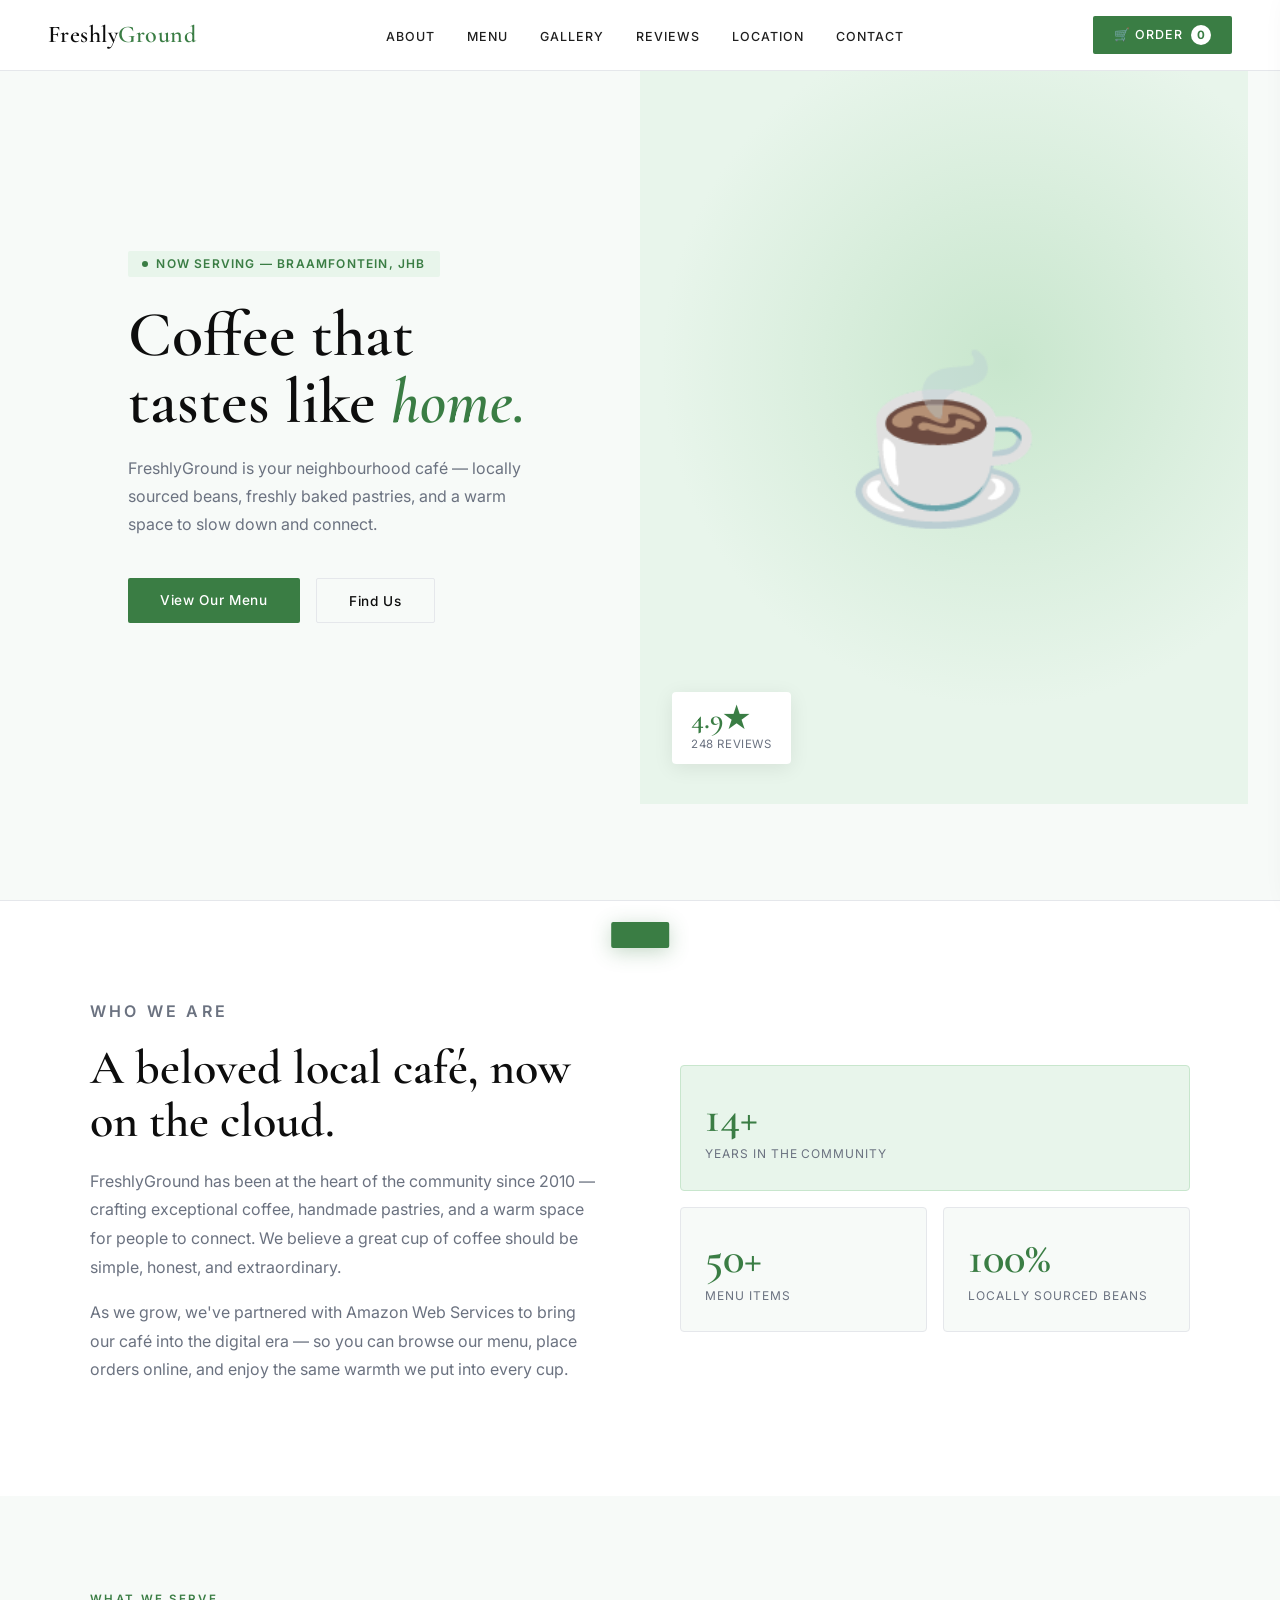
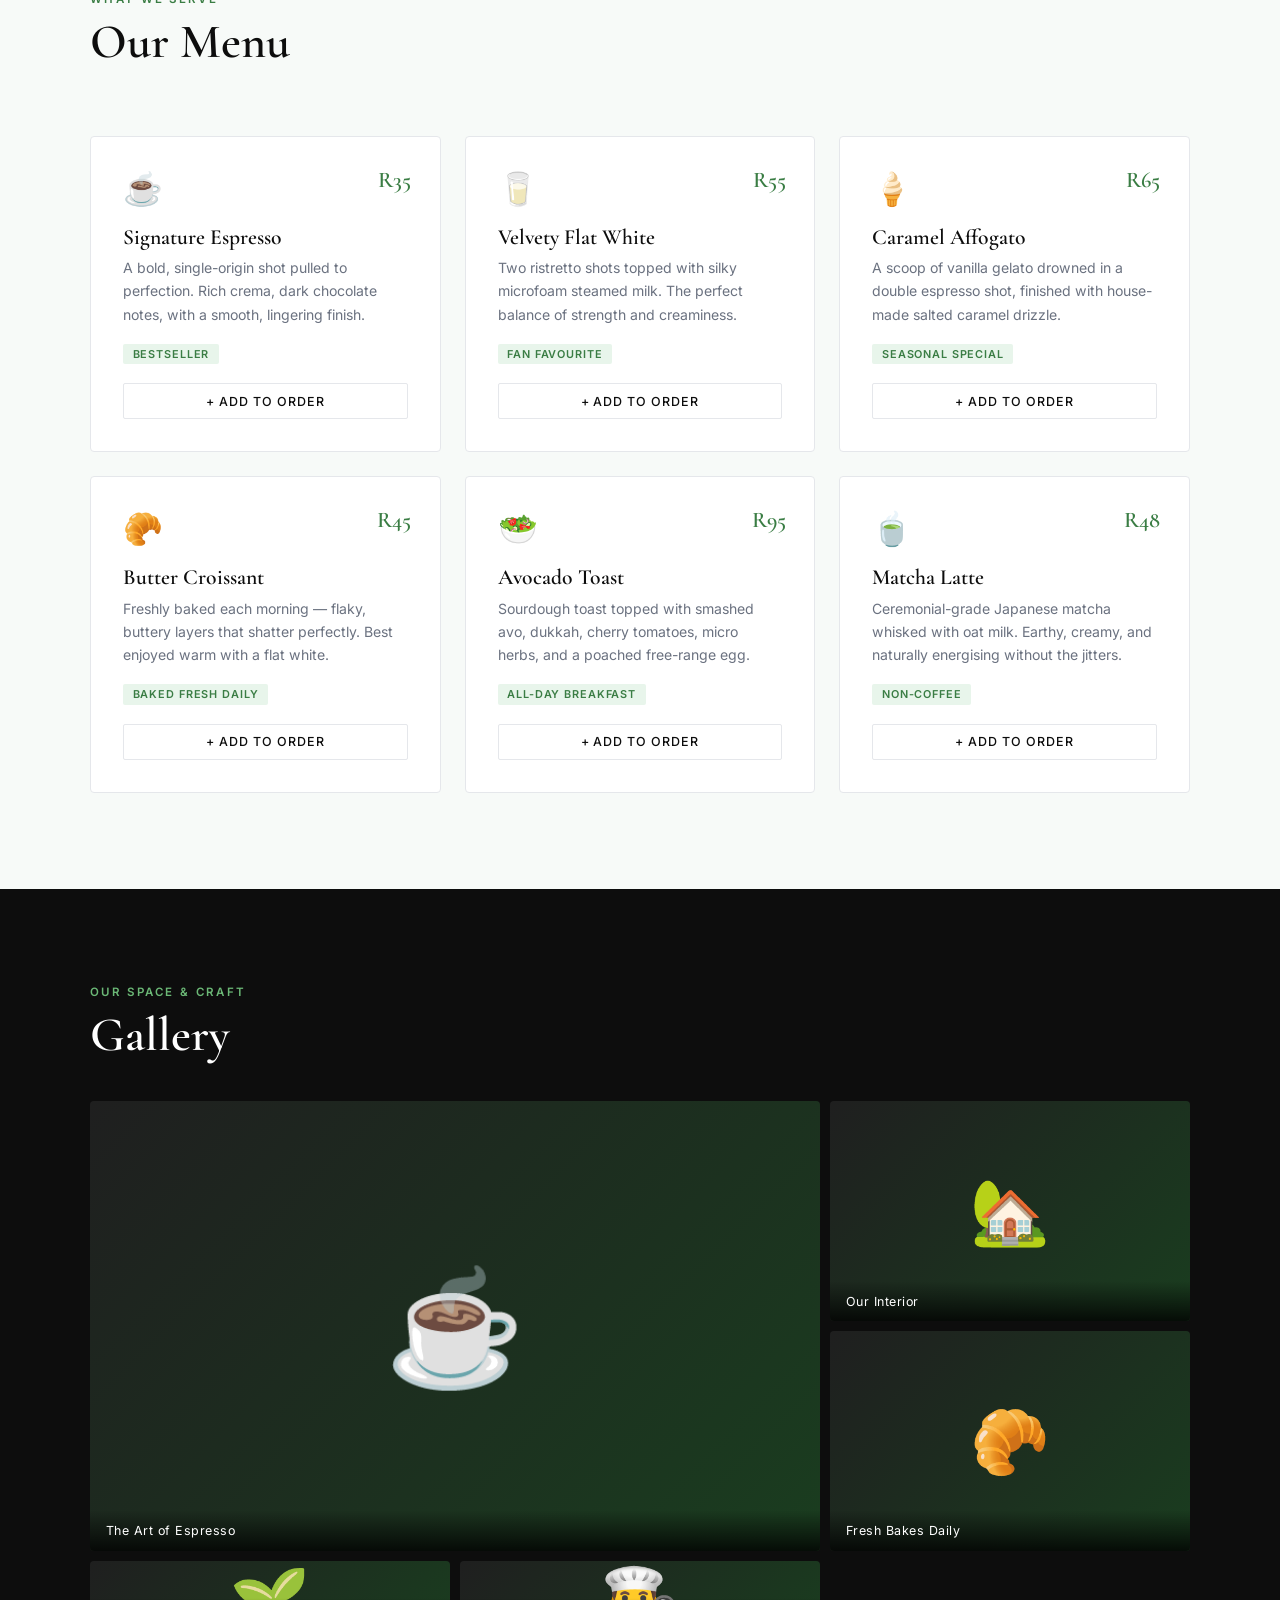
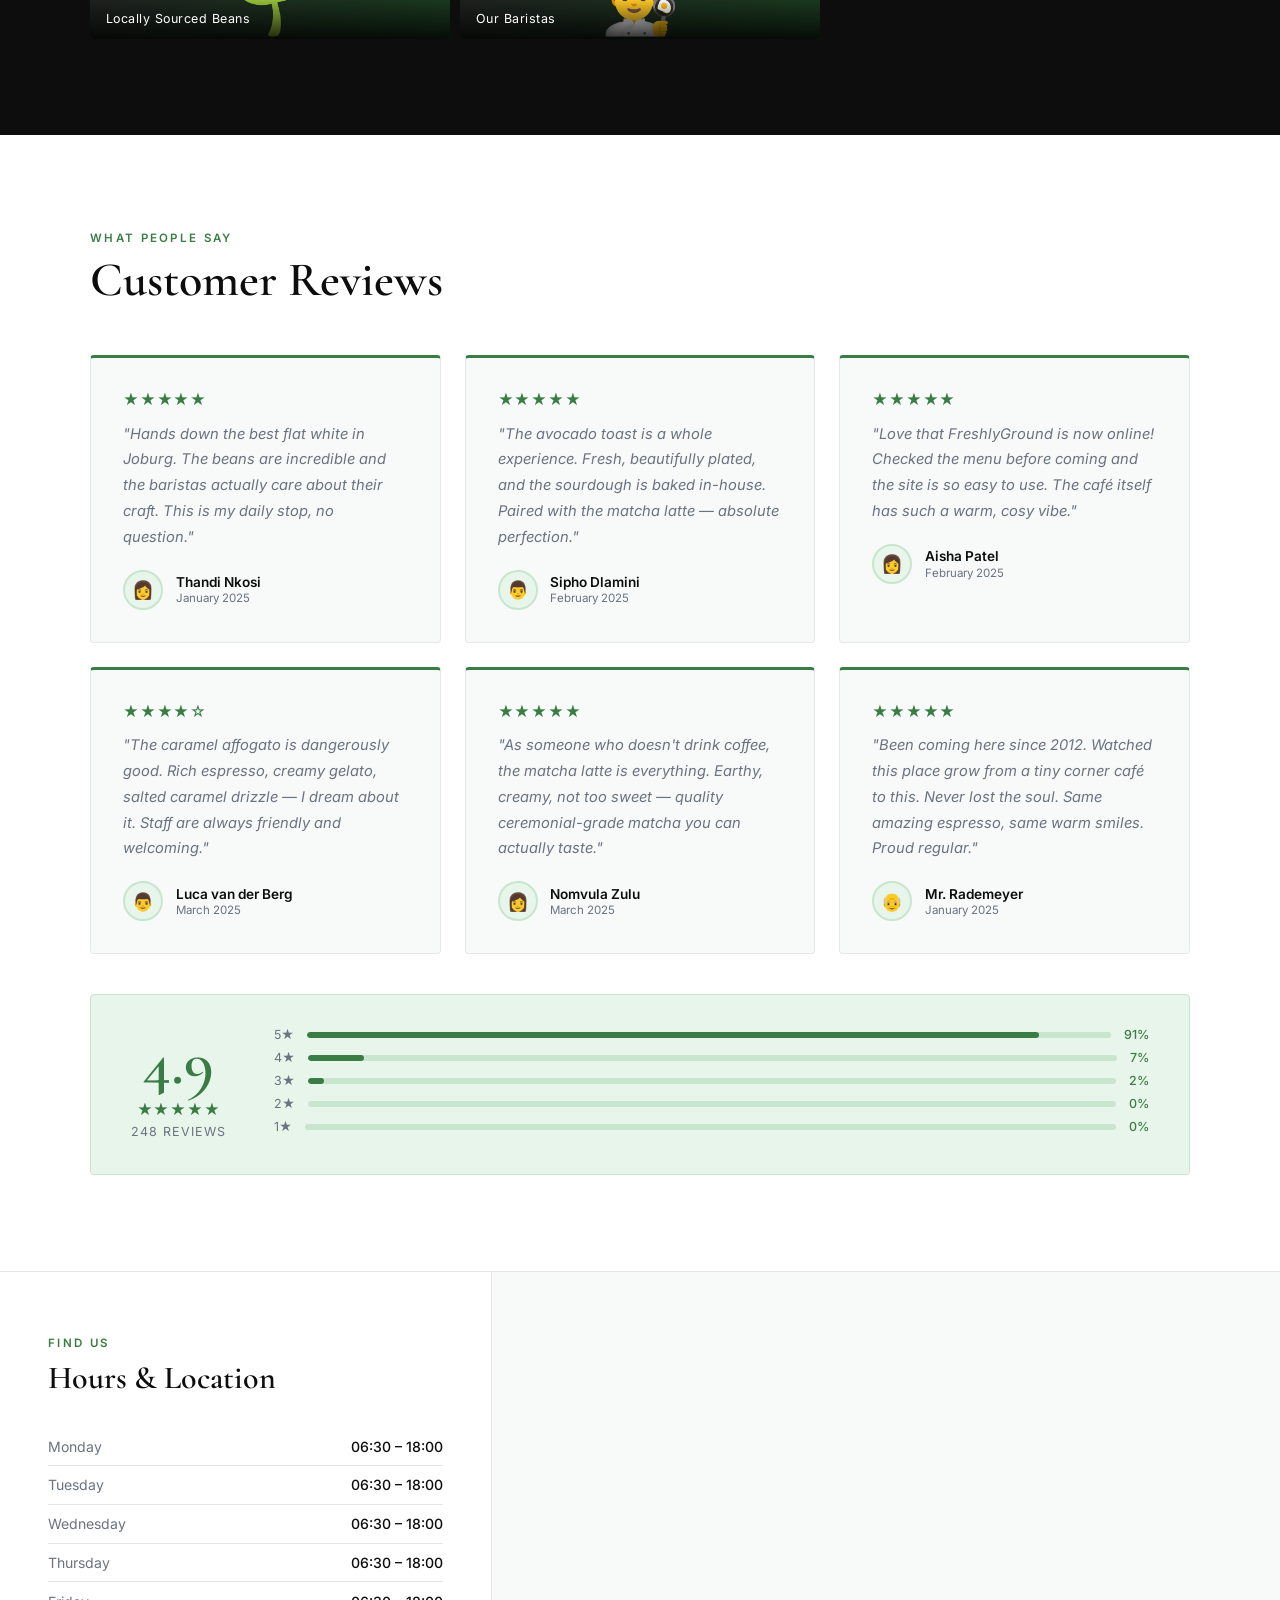
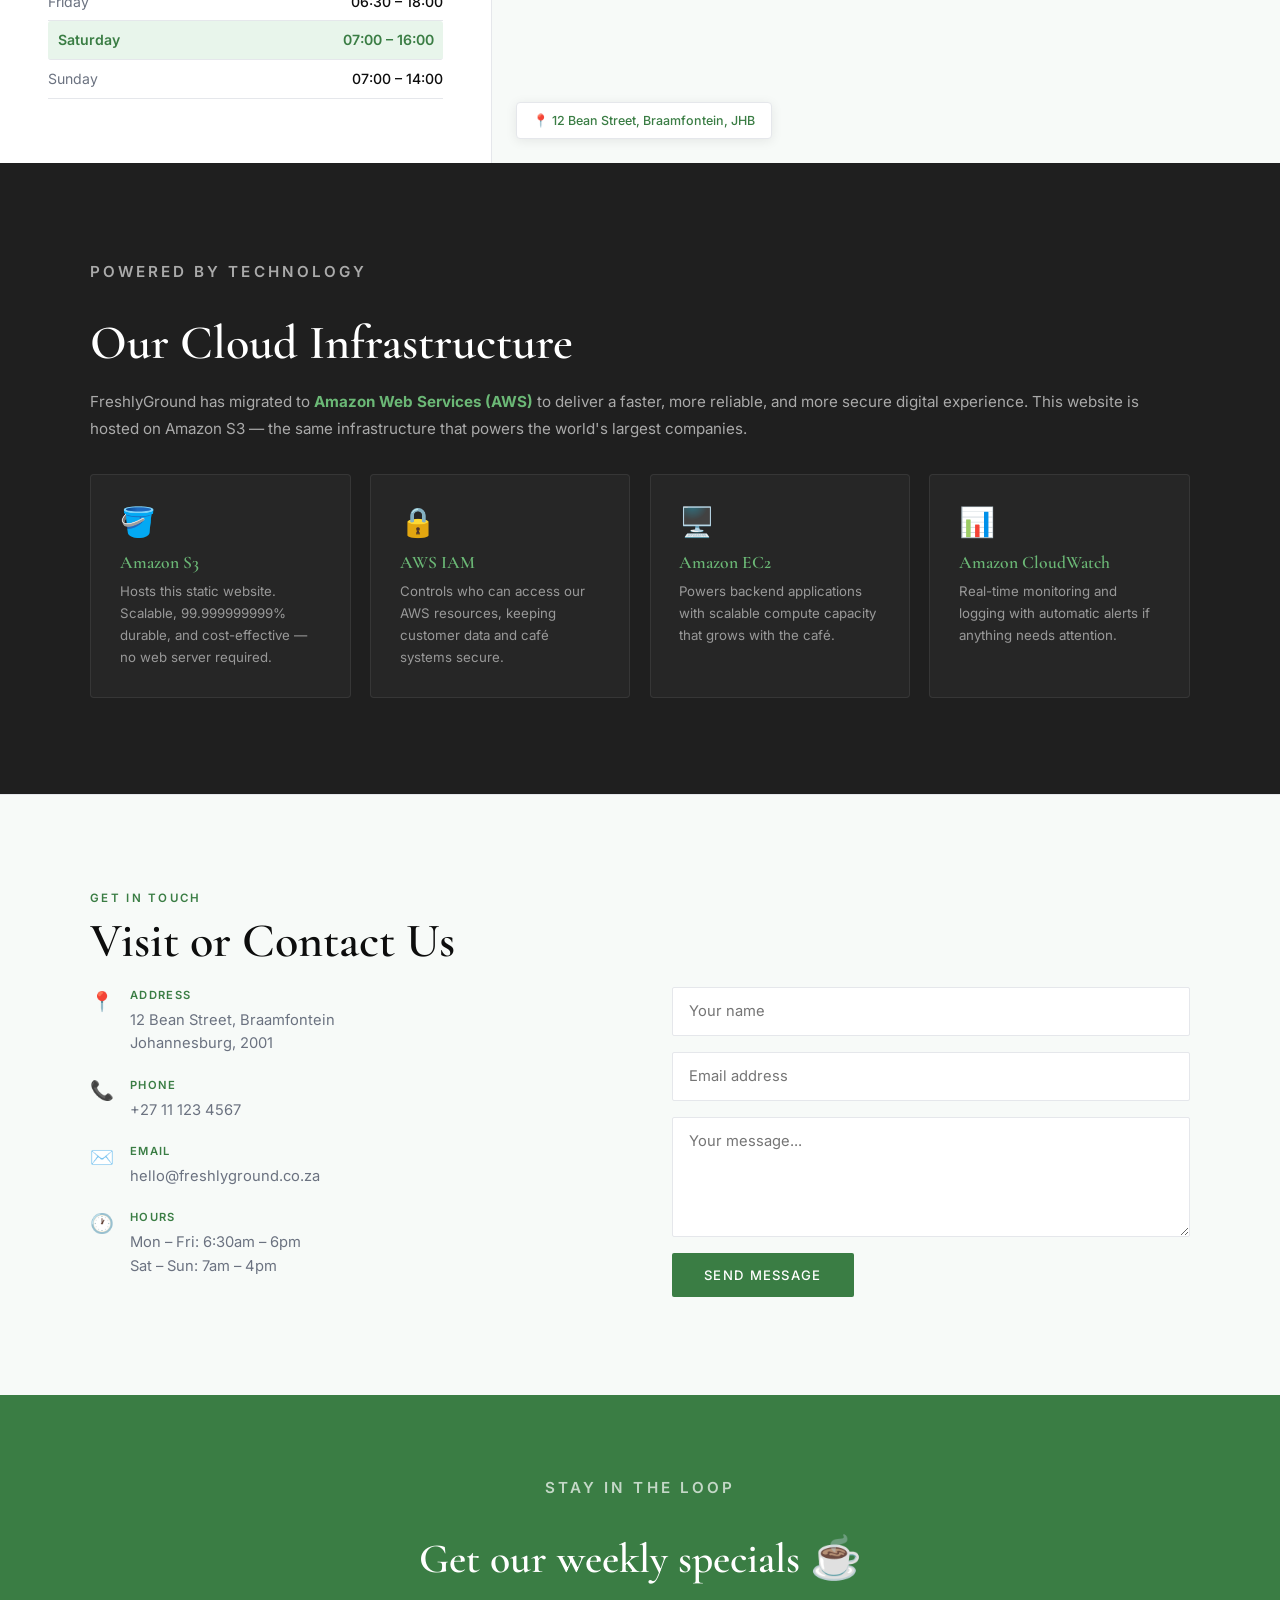
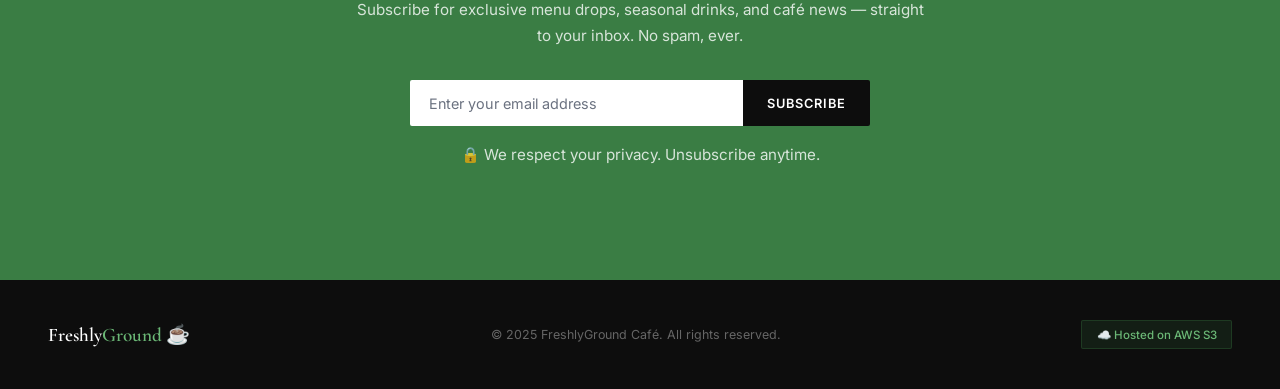
<file: Projects/static-website/index.html>
<!DOCTYPE html>
<html lang="en">
<head>
  <meta charset="UTF-8" />
  <meta name="viewport" content="width=device-width, initial-scale=1.0"/>
  <title>FreshlyGround Café</title>
  <link href="https://fonts.googleapis.com/css2?family=Cormorant+Garamond:ital,wght@0,400;0,600;1,400&family=Inter:wght@300;400;500;600&display=swap" rel="stylesheet"/>
  <style>
    *, *::before, *::after { box-sizing: border-box; margin: 0; padding: 0; }
    :root {
      --black:    #0d0d0d;
      --charcoal: #1f1f1f;
      --dark:     #2a2a2a;
      --green:    #3a7d44;
      --green-mid:#4e9a5a;
      --green-lt: #6bb876;
      --mint:     #e8f5eb;
      --sage:     #c8e6cd;
      --white:    #ffffff;
      --off-white:#f7faf8;
      --gray:     #6b7280;
      --light-gray:#e5e7eb;
    }
    html { scroll-behavior: smooth; }
    body { font-family: 'Inter', sans-serif; background: var(--white); color: var(--black); overflow-x: hidden; }

    /* ── NAV ── */
    nav {
      position: fixed; top: 0; width: 100%; z-index: 200;
      background: rgba(255,255,255,0.95); backdrop-filter: blur(12px);
      border-bottom: 1px solid var(--light-gray);
      display: flex; align-items: center; justify-content: space-between; padding: 1rem 3rem;
    }
    .nav-logo {
      font-family: 'Cormorant Garamond', serif;
      font-size: 1.5rem; font-weight: 600; color: var(--black); letter-spacing: 0.02em;
    }
    .nav-logo span { color: var(--green); }
    .nav-links { display: flex; gap: 2rem; list-style: none; }
    .nav-links a { color: var(--charcoal); text-decoration: none; font-size: 0.78rem; letter-spacing: 0.08em; text-transform: uppercase; font-weight: 500; transition: color 0.3s; }
    .nav-links a:hover { color: var(--green); }
    .cart-btn {
      background: var(--green); color: var(--white); border: none;
      padding: 0.55rem 1.3rem; font-family: 'Inter', sans-serif; font-size: 0.78rem;
      letter-spacing: 0.08em; text-transform: uppercase; cursor: pointer; font-weight: 500;
      display: flex; align-items: center; gap: 0.5rem; transition: background 0.3s; border-radius: 2px;
    }
    .cart-btn:hover { background: var(--green-mid); }
    .cart-count {
      background: var(--white); color: var(--green); border-radius: 50%;
      width: 20px; height: 20px; display: flex; align-items: center; justify-content: center;
      font-size: 0.72rem; font-weight: 700;
    }

    /* ── HERO ── */
    .hero {
      height: 100vh; min-height: 600px;
      background: var(--off-white);
      display: grid; grid-template-columns: 1fr 1fr;
      align-items: center; overflow: hidden; padding-top: 70px;
    }
    .hero-left { padding: 4rem 3rem 4rem 6rem; }
    .hero-tag {
      display: inline-flex; align-items: center; gap: 0.5rem;
      background: var(--mint); color: var(--green); padding: 0.35rem 0.9rem;
      font-size: 0.75rem; font-weight: 600; letter-spacing: 0.1em; text-transform: uppercase;
      border-radius: 2px; margin-bottom: 1.5rem;
    }
    .hero-tag::before { content: ''; width: 6px; height: 6px; background: var(--green); border-radius: 50%; }
    .hero h1 {
      font-family: 'Cormorant Garamond', serif;
      font-size: clamp(3rem, 5vw, 5.5rem); line-height: 1.05;
      color: var(--black); font-weight: 600; margin-bottom: 1.2rem;
    }
    .hero h1 em { color: var(--green); font-style: italic; }
    .hero p {
      font-size: 1rem; color: var(--gray); line-height: 1.75;
      max-width: 420px; margin-bottom: 2.5rem;
    }
    .hero-btns { display: flex; gap: 1rem; flex-wrap: wrap; }
    .btn-primary {
      background: var(--green); color: var(--white);
      padding: 0.85rem 2rem; text-decoration: none; border-radius: 2px;
      font-size: 0.85rem; font-weight: 500; letter-spacing: 0.05em;
      transition: background 0.3s; border: none; cursor: pointer;
    }
    .btn-primary:hover { background: var(--green-mid); }
    .btn-outline {
      background: transparent; color: var(--black);
      padding: 0.85rem 2rem; text-decoration: none; border-radius: 2px;
      font-size: 0.85rem; font-weight: 500; letter-spacing: 0.05em;
      border: 1.5px solid var(--light-gray); transition: all 0.3s; cursor: pointer;
    }
    .btn-outline:hover { border-color: var(--green); color: var(--green); }
    .hero-right {
      height: 100%; background: var(--mint);
      display: flex; align-items: center; justify-content: center;
      position: relative; overflow: hidden;
    }
    .hero-right::before {
      content: ''; position: absolute; inset: 0;
      background: radial-gradient(circle at 60% 40%, var(--sage) 0%, var(--mint) 60%);
    }
    .hero-emoji {
      font-size: 10rem; position: relative; z-index: 1;
      animation: float 4s ease-in-out infinite;
    }
    .hero-badge {
      position: absolute; bottom: 2.5rem; left: 2rem; z-index: 2;
      background: var(--white); padding: 0.8rem 1.2rem;
      box-shadow: 0 4px 20px rgba(0,0,0,0.08); border-radius: 4px;
    }
    .hero-badge .num { font-family: 'Cormorant Garamond', serif; font-size: 1.8rem; font-weight: 600; color: var(--green); line-height: 1; }
    .hero-badge .lbl { font-size: 0.72rem; color: var(--gray); letter-spacing: 0.05em; text-transform: uppercase; margin-top: 0.2rem; }
    @keyframes float { 0%,100%{transform:translateY(0) rotate(-2deg)} 50%{transform:translateY(-16px) rotate(2deg)} }

    /* ── SHARED ── */
    section { padding: 6rem 2rem; }
    .section-label { font-size: 0.72rem; letter-spacing: 0.2em; text-transform: uppercase; color: var(--green); font-weight: 600; margin-bottom: 0.6rem; }
    .section-title { font-family: 'Cormorant Garamond', serif; font-size: clamp(2rem, 4vw, 3rem); line-height: 1.1; margin-bottom: 1.2rem; font-weight: 600; }
    .container { max-width: 1100px; margin: 0 auto; }
    .fade-in { opacity: 0; transform: translateY(20px); transition: opacity 0.6s ease, transform 0.6s ease; }
    .fade-in.visible { opacity: 1; transform: none; }

    /* ── ABOUT ── */
    .about { background: var(--white); border-top: 1px solid var(--light-gray); }
    .about-grid { display: grid; grid-template-columns: 1fr 1fr; gap: 5rem; align-items: center; }
    .about-text p { font-size: 1rem; line-height: 1.8; color: var(--gray); margin-bottom: 1rem; }
    .about-visual { display: grid; grid-template-columns: 1fr 1fr; gap: 1rem; }
    .stat-card { background: var(--off-white); border: 1px solid var(--light-gray); padding: 1.8rem 1.5rem; border-radius: 4px; }
    .stat-card .number { font-family: 'Cormorant Garamond', serif; font-size: 2.8rem; color: var(--green); line-height: 1; font-weight: 600; }
    .stat-card .label { font-size: 0.75rem; color: var(--gray); margin-top: 0.4rem; letter-spacing: 0.08em; text-transform: uppercase; }
    .stat-card:first-child { grid-column: span 2; background: var(--mint); border-color: var(--sage); }

    /* ── MENU ── */
    .menu { background: var(--off-white); }
    .menu-header { display: flex; align-items: flex-end; justify-content: space-between; margin-bottom: 3rem; flex-wrap: wrap; gap: 1rem; }
    .menu-grid { display: grid; grid-template-columns: repeat(auto-fit, minmax(300px, 1fr)); gap: 1.5rem; }
    .menu-item {
      background: var(--white); border: 1px solid var(--light-gray);
      padding: 2rem; position: relative; border-radius: 4px;
      transition: transform 0.3s, box-shadow 0.3s, border-color 0.3s;
    }
    .menu-item:hover { transform: translateY(-4px); box-shadow: 0 12px 40px rgba(58,125,68,0.1); border-color: var(--sage); }
    .menu-item .icon { font-size: 2rem; margin-bottom: 1rem; }
    .menu-item h3 { font-family: 'Cormorant Garamond', serif; font-size: 1.35rem; margin-bottom: 0.4rem; font-weight: 600; }
    .menu-item .desc { font-size: 0.88rem; color: var(--gray); line-height: 1.65; margin-bottom: 1rem; }
    .menu-item .price { font-family: 'Cormorant Garamond', serif; font-size: 1.4rem; color: var(--green); position: absolute; top: 1.8rem; right: 1.8rem; font-weight: 600; }
    .menu-tag { display: inline-block; font-size: 0.68rem; letter-spacing: 0.08em; text-transform: uppercase; padding: 0.2rem 0.6rem; background: var(--mint); color: var(--green); border-radius: 2px; font-weight: 600; }
    .add-to-cart {
      display: block; width: 100%; margin-top: 1.2rem;
      background: transparent; border: 1.5px solid var(--light-gray); color: var(--black);
      padding: 0.6rem; font-family: 'Inter', sans-serif; font-size: 0.78rem;
      letter-spacing: 0.08em; text-transform: uppercase; cursor: pointer;
      transition: all 0.3s; border-radius: 2px; font-weight: 500;
    }
    .add-to-cart:hover { background: var(--green); border-color: var(--green); color: var(--white); }
    .add-to-cart.added { background: #2d6e38; border-color: #2d6e38; color: white; }

    /* ── GALLERY ── */
    .gallery { background: var(--black); }
    .gallery .section-label { color: var(--green-lt); }
    .gallery .section-title { color: var(--white); }
    .gallery-grid {
      display: grid; grid-template-columns: repeat(3,1fr);
      grid-template-rows: 220px 220px; gap: 0.6rem; margin-top: 2.5rem;
    }
    .gallery-item { overflow: hidden; cursor: pointer; position: relative; border-radius: 4px; }
    .gallery-item:first-child { grid-column: span 2; grid-row: span 2; }
    .gallery-thumb {
      width: 100%; height: 100%; display: flex; align-items: center; justify-content: center;
      font-size: 4rem; transition: transform 0.4s;
      background: linear-gradient(135deg, var(--charcoal), #1a3d1f); position: relative;
    }
    .gallery-item:first-child .gallery-thumb { font-size: 7rem; }
    .gallery-thumb::after {
      content: attr(data-caption); position: absolute; bottom: 0; left: 0; right: 0;
      padding: 0.8rem 1rem; font-size: 0.78rem;
      background: linear-gradient(transparent, rgba(0,0,0,0.8));
      color: var(--white); letter-spacing: 0.04em;
    }
    .gallery-item:hover .gallery-thumb { transform: scale(1.06); }
    .gallery-item .overlay { position: absolute; inset: 0; background: rgba(58,125,68,0.2); opacity: 0; transition: opacity 0.3s; display: flex; align-items: center; justify-content: center; }
    .gallery-item:hover .overlay { opacity: 1; }
    .overlay span { color: white; font-size: 1.5rem; }

    /* ── LIGHTBOX ── */
    .lightbox { display: none; position: fixed; inset: 0; z-index: 500; background: rgba(0,0,0,0.94); align-items: center; justify-content: center; }
    .lightbox.open { display: flex; }
    .lightbox-content { max-width: 500px; text-align: center; padding: 2rem; }
    .lightbox-emoji { font-size: 8rem; margin-bottom: 1rem; }
    .lightbox-caption { color: #ccc; font-size: 1rem; line-height: 1.6; }
    .lightbox-close { position: absolute; top: 2rem; right: 2rem; color: #aaa; font-size: 2rem; cursor: pointer; background: none; border: none; transition: color 0.3s; }
    .lightbox-close:hover { color: var(--green-lt); }

    /* ── REVIEWS ── */
    .reviews { background: var(--white); }
    .reviews-grid { display: grid; grid-template-columns: repeat(auto-fit, minmax(300px, 1fr)); gap: 1.5rem; margin-top: 3rem; }
    .review-card { background: var(--off-white); padding: 2rem; border: 1px solid var(--light-gray); border-top: 3px solid var(--green); border-radius: 4px; transition: transform 0.3s; }
    .review-card:hover { transform: translateY(-3px); }
    .stars { color: var(--green); font-size: 0.95rem; margin-bottom: 0.8rem; letter-spacing: 0.05em; }
    .review-text { font-size: 0.92rem; line-height: 1.75; color: var(--gray); margin-bottom: 1.2rem; font-style: italic; }
    .reviewer { display: flex; align-items: center; gap: 0.8rem; }
    .reviewer-avatar { width: 40px; height: 40px; border-radius: 50%; background: var(--mint); border: 2px solid var(--sage); display: flex; align-items: center; justify-content: center; font-size: 1.1rem; }
    .reviewer-name { font-size: 0.85rem; font-weight: 600; color: var(--black); }
    .reviewer-date { font-size: 0.72rem; color: var(--gray); margin-top: 0.1rem; }
    .reviews-summary { display: flex; align-items: center; gap: 3rem; background: var(--mint); border: 1px solid var(--sage); padding: 2rem 2.5rem; margin-top: 2.5rem; border-radius: 4px; flex-wrap: wrap; }
    .summary-score { text-align: center; }
    .summary-score .big { font-family: 'Cormorant Garamond', serif; font-size: 4rem; color: var(--green); line-height: 1; font-weight: 600; }
    .summary-score .stars { margin: 0.3rem 0; }
    .summary-score p { color: var(--gray); font-size: 0.78rem; letter-spacing: 0.08em; text-transform: uppercase; }
    .summary-bars { flex: 1; min-width: 200px; }
    .bar-row { display: flex; align-items: center; gap: 0.8rem; margin-bottom: 0.5rem; font-size: 0.78rem; color: var(--gray); }
    .bar-track { flex: 1; height: 6px; background: var(--sage); border-radius: 3px; overflow: hidden; }
    .bar-fill { height: 100%; background: var(--green); border-radius: 3px; }

    /* ── MAP ── */
    .map-section { background: var(--off-white); padding: 0; border-top: 1px solid var(--light-gray); }
    .map-wrapper { display: grid; grid-template-columns: 1fr 1.6fr; min-height: 420px; }
    .map-info { background: var(--white); padding: 4rem 3rem; display: flex; flex-direction: column; justify-content: center; border-right: 1px solid var(--light-gray); }
    .map-info .section-title { font-size: 2rem; margin-bottom: 2rem; }
    .hours-list { list-style: none; }
    .hours-list li { display: flex; justify-content: space-between; padding: 0.65rem 0; border-bottom: 1px solid var(--light-gray); font-size: 0.88rem; }
    .hours-list li span:first-child { color: var(--gray); }
    .hours-list li span:last-child { color: var(--black); font-weight: 500; }
    .hours-list li.today { background: var(--mint); padding-left: 0.6rem; padding-right: 0.6rem; border-radius: 3px; }
    .hours-list li.today span { color: var(--green); font-weight: 600; }
    .map-embed { position: relative; overflow: hidden; }
    .map-embed iframe { width: 100%; height: 100%; border: none; min-height: 420px; }
    .map-overlay-badge { position: absolute; bottom: 1.5rem; left: 1.5rem; background: var(--white); border: 1px solid var(--light-gray); padding: 0.6rem 1rem; font-size: 0.78rem; display: flex; align-items: center; gap: 0.5rem; border-radius: 4px; box-shadow: 0 2px 12px rgba(0,0,0,0.08); color: var(--green); font-weight: 500; }

    /* ── CART SIDEBAR ── */
    .cart-sidebar { position: fixed; top: 0; right: -420px; width: 400px; height: 100vh; background: var(--white); z-index: 300; box-shadow: -4px 0 30px rgba(0,0,0,0.1); transition: right 0.4s cubic-bezier(0.4,0,0.2,1); display: flex; flex-direction: column; }
    .cart-sidebar.open { right: 0; }
    .cart-overlay { position: fixed; inset: 0; background: rgba(0,0,0,0.35); z-index: 299; display: none; }
    .cart-overlay.open { display: block; }
    .cart-header { background: var(--green); padding: 1.5rem 2rem; display: flex; justify-content: space-between; align-items: center; }
    .cart-header h3 { font-family: 'Cormorant Garamond', serif; color: var(--white); font-size: 1.3rem; font-weight: 600; }
    .cart-close { background: none; border: none; color: rgba(255,255,255,0.8); font-size: 1.5rem; cursor: pointer; }
    .cart-close:hover { color: white; }
    .cart-items { flex: 1; overflow-y: auto; padding: 1.5rem; }
    .cart-empty { text-align: center; padding: 3rem 1rem; color: var(--gray); }
    .cart-empty .empty-icon { font-size: 3rem; margin-bottom: 1rem; display: block; }
    .cart-item { display: flex; align-items: center; gap: 1rem; padding: 1rem 0; border-bottom: 1px solid var(--light-gray); }
    .cart-item-icon { font-size: 1.8rem; flex-shrink: 0; }
    .cart-item-info { flex: 1; }
    .cart-item-name { font-weight: 500; font-size: 0.92rem; color: var(--black); }
    .cart-item-price { color: var(--green); font-size: 0.85rem; margin-top: 0.2rem; font-weight: 500; }
    .cart-item-qty { display: flex; align-items: center; gap: 0.5rem; }
    .qty-btn { width: 28px; height: 28px; border: 1px solid var(--light-gray); background: var(--off-white); cursor: pointer; font-size: 1rem; display: flex; align-items: center; justify-content: center; border-radius: 2px; transition: all 0.2s; }
    .qty-btn:hover { background: var(--green); color: white; border-color: var(--green); }
    .qty-num { font-size: 0.9rem; min-width: 20px; text-align: center; font-weight: 500; }
    .cart-footer { padding: 1.5rem 2rem; border-top: 2px solid var(--light-gray); }
    .cart-total { display: flex; justify-content: space-between; margin-bottom: 1.2rem; align-items: center; }
    .cart-total span:first-child { font-size: 0.78rem; letter-spacing: 0.1em; text-transform: uppercase; color: var(--gray); font-weight: 500; }
    .cart-total span:last-child { font-family: 'Cormorant Garamond', serif; font-size: 1.6rem; color: var(--green); font-weight: 600; }
    .checkout-btn { width: 100%; background: var(--green); color: var(--white); border: none; padding: 1rem; font-family: 'Inter', sans-serif; font-size: 0.85rem; letter-spacing: 0.1em; text-transform: uppercase; cursor: pointer; font-weight: 500; transition: background 0.3s; border-radius: 2px; }
    .checkout-btn:hover { background: var(--green-mid); }

    /* ── AWS ── */
    .aws-section { background: var(--charcoal); }
    .aws-section .section-label { color: var(--green-lt); }
    .aws-section .section-title { color: var(--white); }
    .aws-section .container > p { color: #aaa; line-height: 1.75; margin-bottom: 2rem; font-size: 0.95rem; }
    .aws-cards { display: grid; grid-template-columns: repeat(auto-fit, minmax(230px, 1fr)); gap: 1.2rem; margin-top: 2rem; }
    .aws-card { border: 1px solid rgba(255,255,255,0.08); padding: 1.8rem; border-radius: 4px; background: rgba(255,255,255,0.03); transition: border-color 0.3s, background 0.3s; }
    .aws-card:hover { border-color: var(--green); background: rgba(58,125,68,0.08); }
    .aws-card .aws-icon { font-size: 1.8rem; margin-bottom: 0.8rem; }
    .aws-card h4 { font-family: 'Cormorant Garamond', serif; font-size: 1.1rem; color: var(--green-lt); margin-bottom: 0.5rem; font-weight: 600; }
    .aws-card p { font-size: 0.83rem; color: #999; margin: 0; line-height: 1.65; }

    /* ── CONTACT ── */
    .contact { background: var(--off-white); border-top: 1px solid var(--light-gray); }
    .contact-grid { display: grid; grid-template-columns: 1fr 1fr; gap: 4rem; align-items: start; }
    .contact-detail { display: flex; align-items: flex-start; gap: 1rem; margin-bottom: 1.3rem; }
    .contact-detail .icon { font-size: 1.2rem; flex-shrink: 0; margin-top: 0.1rem; }
    .contact-detail p { font-size: 0.92rem; color: var(--gray); line-height: 1.6; }
    .contact-detail strong { display: block; font-size: 0.7rem; letter-spacing: 0.12em; text-transform: uppercase; color: var(--green); margin-bottom: 0.25rem; font-weight: 600; }
    .contact-form { display: flex; flex-direction: column; gap: 1rem; }
    .contact-form input, .contact-form textarea { width: 100%; padding: 0.9rem 1rem; background: var(--white); border: 1px solid var(--light-gray); font-family: 'Inter', sans-serif; font-size: 0.92rem; color: var(--black); outline: none; transition: border-color 0.3s; border-radius: 2px; }
    .contact-form input:focus, .contact-form textarea:focus { border-color: var(--green); }
    .contact-form textarea { resize: vertical; min-height: 120px; }
    .contact-form button { background: var(--green); color: var(--white); border: none; padding: 0.9rem 2rem; font-family: 'Inter', sans-serif; font-size: 0.82rem; letter-spacing: 0.1em; text-transform: uppercase; cursor: pointer; transition: background 0.3s; align-self: flex-start; border-radius: 2px; font-weight: 500; }
    .contact-form button:hover { background: var(--green-mid); }

    /* ── FOOTER ── */
    footer { background: var(--black); padding: 2.5rem 3rem; display: flex; align-items: center; justify-content: space-between; flex-wrap: wrap; gap: 1rem; }
    footer .logo { font-family: 'Cormorant Garamond', serif; color: var(--white); font-size: 1.2rem; font-weight: 600; }
    footer .logo span { color: var(--green-lt); }
    footer p { font-size: 0.78rem; color: #666; }
    .footer-badge { display: flex; align-items: center; gap: 0.5rem; background: rgba(58,125,68,0.15); border: 1px solid rgba(58,125,68,0.3); padding: 0.4rem 0.9rem; font-size: 0.72rem; color: var(--green-lt); border-radius: 2px; font-weight: 500; }

    /* ── TOAST ── */
    .toast { position: fixed; bottom: 2rem; left: 50%; transform: translateX(-50%) translateY(80px); background: var(--green); color: var(--white); padding: 0.8rem 1.8rem; font-size: 0.82rem; z-index: 400; transition: transform 0.4s cubic-bezier(0.4,0,0.2,1); white-space: nowrap; border-radius: 2px; font-weight: 500; box-shadow: 0 4px 20px rgba(58,125,68,0.3); }
    .toast.show { transform: translateX(-50%) translateY(0); }

    /* ── NEWSLETTER ── */
    .newsletter { background: var(--green); padding: 5rem 2rem; }
    .newsletter-inner { max-width: 580px; margin: 0 auto; text-align: center; }
    .newsletter .section-label { color: rgba(255,255,255,0.7); }
    .newsletter h2 { font-family: 'Cormorant Garamond', serif; font-size: clamp(1.8rem,4vw,2.6rem); color: var(--white); font-weight: 600; margin-bottom: 0.8rem; }
    .newsletter p { color: rgba(255,255,255,0.8); font-size: 0.95rem; line-height: 1.7; margin-bottom: 2rem; }
    .newsletter-form { display: flex; gap: 0; max-width: 460px; margin: 0 auto; }
    .newsletter-form input {
      flex: 1; padding: 0.9rem 1.2rem; border: none; outline: none;
      font-family: 'Inter', sans-serif; font-size: 0.9rem; color: var(--black);
      background: var(--white); border-radius: 2px 0 0 2px;
    }
    .newsletter-form input::placeholder { color: var(--gray); }
    .newsletter-form button {
      background: var(--black); color: var(--white); border: none;
      padding: 0.9rem 1.5rem; font-family: 'Inter', sans-serif;
      font-size: 0.8rem; font-weight: 600; letter-spacing: 0.08em;
      text-transform: uppercase; cursor: pointer; transition: background 0.3s;
      border-radius: 0 2px 2px 0; white-space: nowrap;
    }
    .newsletter-form button:hover { background: var(--charcoal); }
    .newsletter-note { font-size: 0.72rem; color: rgba(255,255,255,0.5); margin-top: 1rem; }

    /* ── BACK TO TOP ── */
    .back-to-top {
      position: fixed; bottom: 2rem; right: 2rem; z-index: 150;
      width: 44px; height: 44px; background: var(--green); color: var(--white);
      border: none; border-radius: 2px; cursor: pointer; font-size: 1.1rem;
      display: flex; align-items: center; justify-content: center;
      box-shadow: 0 4px 16px rgba(58,125,68,0.35);
      opacity: 0; transform: translateY(12px);
      transition: opacity 0.3s, transform 0.3s, background 0.3s;
      pointer-events: none;
    }
    .back-to-top.visible { opacity: 1; transform: translateY(0); pointer-events: all; }
    .back-to-top:hover { background: var(--green-mid); }

    /* ── RESPONSIVE ── */
    @media (max-width: 900px) {
      .hero { grid-template-columns: 1fr; }
      .hero-right { display: none; }
      .hero-left { padding: 4rem 2rem; }
    }
    @media (max-width: 768px) {
      nav { padding: 1rem 1.5rem; }
      .nav-links { display: none; }
      .about-grid, .contact-grid { grid-template-columns: 1fr; gap: 2.5rem; }
      .about-visual { grid-template-columns: 1fr 1fr; }
      .stat-card:first-child { grid-column: span 2; }
      .gallery-grid { grid-template-columns: 1fr 1fr; grid-template-rows: auto; }
      .gallery-item:first-child { grid-column: span 2; }
      .map-wrapper { grid-template-columns: 1fr; }
      .cart-sidebar { width: 100%; right: -100%; }
      .reviews-summary { gap: 1.5rem; }
    }
  </style>
</head>
<body>

<!-- CART OVERLAY -->
<div class="cart-overlay" id="cartOverlay" onclick="closeCart()"></div>

<!-- CART SIDEBAR -->
<div class="cart-sidebar" id="cartSidebar">
  <div class="cart-header">
    <h3>Your Order</h3>
    <button class="cart-close" onclick="closeCart()">✕</button>
  </div>
  <div class="cart-items" id="cartItems">
    <div class="cart-empty">
      <span class="empty-icon">🌿</span>
      <p>Your cart is empty.<br>Add something delicious!</p>
    </div>
  </div>
  <div class="cart-footer">
    <div class="cart-total">
      <span>Total</span>
      <span id="cartTotal">R0</span>
    </div>
    <button class="checkout-btn" onclick="checkout()">Place Order</button>
  </div>
</div>

<!-- LIGHTBOX -->
<div class="lightbox" id="lightbox">
  <button class="lightbox-close" onclick="closeLightbox()">✕</button>
  <div class="lightbox-content">
    <div class="lightbox-emoji" id="lightboxEmoji"></div>
    <p class="lightbox-caption" id="lightboxCaption"></p>
  </div>
</div>

<!-- TOAST -->
<div class="toast" id="toast"></div>

<!-- NAV -->
<nav>
  <div class="nav-logo">Freshly<span>Ground</span></div>
  <ul class="nav-links">
    <li><a href="#about">About</a></li>
    <li><a href="#menu">Menu</a></li>
    <li><a href="#gallery">Gallery</a></li>
    <li><a href="#reviews">Reviews</a></li>
    <li><a href="#location">Location</a></li>
    <li><a href="#contact">Contact</a></li>
  </ul>
  <button class="cart-btn" onclick="openCart()">
    🛒 Order <span class="cart-count" id="cartCount">0</span>
  </button>
</nav>

<!-- HERO -->
<section class="hero">
  <div class="hero-left">
    <div class="hero-tag">Now Serving — Braamfontein, JHB</div>
    <h1>Coffee that<br>tastes like <em>home.</em></h1>
    <p>FreshlyGround is your neighbourhood café — locally sourced beans, freshly baked pastries, and a warm space to slow down and connect.</p>
    <div class="hero-btns">
      <a href="#menu" class="btn-primary">View Our Menu</a>
      <a href="#contact" class="btn-outline">Find Us</a>
    </div>
  </div>
  <div class="hero-right">
    <div class="hero-emoji">☕</div>
    <div class="hero-badge">
      <div class="num">4.9★</div>
      <div class="lbl">248 Reviews</div>
    </div>
  </div>
</section>

<!-- ABOUT -->
<section class="about" id="about">
  <div class="container">
    <div class="about-grid">
      <div class="about-text fade-in">
        <p class="section-label">Who We Are</p>
        <h2 class="section-title">A beloved local café, now on the cloud.</h2>
        <p>FreshlyGround has been at the heart of the community since 2010 — crafting exceptional coffee, handmade pastries, and a warm space for people to connect. We believe a great cup of coffee should be simple, honest, and extraordinary.</p>
        <p>As we grow, we've partnered with Amazon Web Services to bring our café into the digital era — so you can browse our menu, place orders online, and enjoy the same warmth we put into every cup.</p>
      </div>
      <div class="about-visual fade-in">
        <div class="stat-card"><div class="number">14+</div><div class="label">Years in the community</div></div>
        <div class="stat-card"><div class="number">50+</div><div class="label">Menu items</div></div>
        <div class="stat-card"><div class="number">100%</div><div class="label">Locally sourced beans</div></div>
      </div>
    </div>
  </div>
</section>

<!-- MENU -->
<section class="menu" id="menu">
  <div class="container">
    <div class="menu-header">
      <div>
        <p class="section-label fade-in">What We Serve</p>
        <h2 class="section-title fade-in">Our Menu</h2>
      </div>
    </div>
    <div class="menu-grid">
      <div class="menu-item fade-in">
        <div class="icon">☕</div><span class="price">R35</span>
        <h3>Signature Espresso</h3>
        <p class="desc">A bold, single-origin shot pulled to perfection. Rich crema, dark chocolate notes, with a smooth, lingering finish.</p>
        <span class="menu-tag">Bestseller</span>
        <button class="add-to-cart" onclick="addToCart(this,'Signature Espresso',35,'☕')">+ Add to Order</button>
      </div>
      <div class="menu-item fade-in">
        <div class="icon">🥛</div><span class="price">R55</span>
        <h3>Velvety Flat White</h3>
        <p class="desc">Two ristretto shots topped with silky microfoam steamed milk. The perfect balance of strength and creaminess.</p>
        <span class="menu-tag">Fan Favourite</span>
        <button class="add-to-cart" onclick="addToCart(this,'Velvety Flat White',55,'🥛')">+ Add to Order</button>
      </div>
      <div class="menu-item fade-in">
        <div class="icon">🍦</div><span class="price">R65</span>
        <h3>Caramel Affogato</h3>
        <p class="desc">A scoop of vanilla gelato drowned in a double espresso shot, finished with house-made salted caramel drizzle.</p>
        <span class="menu-tag">Seasonal Special</span>
        <button class="add-to-cart" onclick="addToCart(this,'Caramel Affogato',65,'🍦')">+ Add to Order</button>
      </div>
      <div class="menu-item fade-in">
        <div class="icon">🥐</div><span class="price">R45</span>
        <h3>Butter Croissant</h3>
        <p class="desc">Freshly baked each morning — flaky, buttery layers that shatter perfectly. Best enjoyed warm with a flat white.</p>
        <span class="menu-tag">Baked Fresh Daily</span>
        <button class="add-to-cart" onclick="addToCart(this,'Butter Croissant',45,'🥐')">+ Add to Order</button>
      </div>
      <div class="menu-item fade-in">
        <div class="icon">🥗</div><span class="price">R95</span>
        <h3>Avocado Toast</h3>
        <p class="desc">Sourdough toast topped with smashed avo, dukkah, cherry tomatoes, micro herbs, and a poached free-range egg.</p>
        <span class="menu-tag">All-day Breakfast</span>
        <button class="add-to-cart" onclick="addToCart(this,'Avocado Toast',95,'🥗')">+ Add to Order</button>
      </div>
      <div class="menu-item fade-in">
        <div class="icon">🍵</div><span class="price">R48</span>
        <h3>Matcha Latte</h3>
        <p class="desc">Ceremonial-grade Japanese matcha whisked with oat milk. Earthy, creamy, and naturally energising without the jitters.</p>
        <span class="menu-tag">Non-Coffee</span>
        <button class="add-to-cart" onclick="addToCart(this,'Matcha Latte',48,'🍵')">+ Add to Order</button>
      </div>
    </div>
  </div>
</section>

<!-- GALLERY -->
<section class="gallery" id="gallery">
  <div class="container">
    <p class="section-label fade-in">Our Space &amp; Craft</p>
    <h2 class="section-title fade-in">Gallery</h2>
    <div class="gallery-grid fade-in">
      <div class="gallery-item" onclick="openLightbox('☕','The perfect espresso pull — our signature single-origin roast, crafted daily.')">
        <div class="gallery-thumb" data-caption="The Art of Espresso">☕</div>
        <div class="overlay"><span>🔍</span></div>
      </div>
      <div class="gallery-item" onclick="openLightbox('🏡','Our warm, welcoming interior — designed for community, comfort and connection.')">
        <div class="gallery-thumb" data-caption="Our Interior">🏡</div>
        <div class="overlay"><span>🔍</span></div>
      </div>
      <div class="gallery-item" onclick="openLightbox('🥐','Freshly baked every morning before 6am — never frozen, always perfectly flaky.')">
        <div class="gallery-thumb" data-caption="Fresh Bakes Daily">🥐</div>
        <div class="overlay"><span>🔍</span></div>
      </div>
      <div class="gallery-item" onclick="openLightbox('🌱','Our beans are ethically sourced from local South African farms we visit personally.')">
        <div class="gallery-thumb" data-caption="Locally Sourced Beans">🌱</div>
        <div class="overlay"><span>🔍</span></div>
      </div>
      <div class="gallery-item" onclick="openLightbox('👨‍🍳','Our baristas train for 3 months before pulling their first commercial shot.')">
        <div class="gallery-thumb" data-caption="Our Baristas">👨‍🍳</div>
        <div class="overlay"><span>🔍</span></div>
      </div>
    </div>
  </div>
</section>

<!-- REVIEWS -->
<section class="reviews" id="reviews">
  <div class="container">
    <p class="section-label fade-in">What People Say</p>
    <h2 class="section-title fade-in">Customer Reviews</h2>
    <div class="reviews-grid">
      <div class="review-card fade-in">
        <div class="stars">★★★★★</div>
        <p class="review-text">"Hands down the best flat white in Joburg. The beans are incredible and the baristas actually care about their craft. This is my daily stop, no question."</p>
        <div class="reviewer"><div class="reviewer-avatar">👩</div><div><div class="reviewer-name">Thandi Nkosi</div><div class="reviewer-date">January 2025</div></div></div>
      </div>
      <div class="review-card fade-in">
        <div class="stars">★★★★★</div>
        <p class="review-text">"The avocado toast is a whole experience. Fresh, beautifully plated, and the sourdough is baked in-house. Paired with the matcha latte — absolute perfection."</p>
        <div class="reviewer"><div class="reviewer-avatar">👨</div><div><div class="reviewer-name">Sipho Dlamini</div><div class="reviewer-date">February 2025</div></div></div>
      </div>
      <div class="review-card fade-in">
        <div class="stars">★★★★★</div>
        <p class="review-text">"Love that FreshlyGround is now online! Checked the menu before coming and the site is so easy to use. The café itself has such a warm, cosy vibe."</p>
        <div class="reviewer"><div class="reviewer-avatar">👩</div><div><div class="reviewer-name">Aisha Patel</div><div class="reviewer-date">February 2025</div></div></div>
      </div>
      <div class="review-card fade-in">
        <div class="stars">★★★★☆</div>
        <p class="review-text">"The caramel affogato is dangerously good. Rich espresso, creamy gelato, salted caramel drizzle — I dream about it. Staff are always friendly and welcoming."</p>
        <div class="reviewer"><div class="reviewer-avatar">👨</div><div><div class="reviewer-name">Luca van der Berg</div><div class="reviewer-date">March 2025</div></div></div>
      </div>
      <div class="review-card fade-in">
        <div class="stars">★★★★★</div>
        <p class="review-text">"As someone who doesn't drink coffee, the matcha latte is everything. Earthy, creamy, not too sweet — quality ceremonial-grade matcha you can actually taste."</p>
        <div class="reviewer"><div class="reviewer-avatar">👩</div><div><div class="reviewer-name">Nomvula Zulu</div><div class="reviewer-date">March 2025</div></div></div>
      </div>
      <div class="review-card fade-in">
        <div class="stars">★★★★★</div>
        <p class="review-text">"Been coming here since 2012. Watched this place grow from a tiny corner café to this. Never lost the soul. Same amazing espresso, same warm smiles. Proud regular."</p>
        <div class="reviewer"><div class="reviewer-avatar">👴</div><div><div class="reviewer-name">Mr. Rademeyer</div><div class="reviewer-date">January 2025</div></div></div>
      </div>
    </div>
    <div class="reviews-summary fade-in">
      <div class="summary-score">
        <div class="big">4.9</div>
        <div class="stars">★★★★★</div>
        <p>248 reviews</p>
      </div>
      <div class="summary-bars">
        <div class="bar-row"><span>5★</span><div class="bar-track"><div class="bar-fill" style="width:91%"></div></div><span style="color:var(--green);font-weight:500">91%</span></div>
        <div class="bar-row"><span>4★</span><div class="bar-track"><div class="bar-fill" style="width:7%"></div></div><span style="color:var(--green);font-weight:500">7%</span></div>
        <div class="bar-row"><span>3★</span><div class="bar-track"><div class="bar-fill" style="width:2%"></div></div><span style="color:var(--green);font-weight:500">2%</span></div>
        <div class="bar-row"><span>2★</span><div class="bar-track"><div class="bar-fill" style="width:0%"></div></div><span style="color:var(--green);font-weight:500">0%</span></div>
        <div class="bar-row"><span>1★</span><div class="bar-track"><div class="bar-fill" style="width:0%"></div></div><span style="color:var(--green);font-weight:500">0%</span></div>
      </div>
    </div>
  </div>
</section>

<!-- MAP -->
<section class="map-section" id="location">
  <div class="map-wrapper">
    <div class="map-info fade-in">
      <p class="section-label">Find Us</p>
      <h2 class="section-title">Hours &amp; Location</h2>
      <ul class="hours-list" id="hoursList">
        <li><span>Monday</span><span>06:30 – 18:00</span></li>
        <li><span>Tuesday</span><span>06:30 – 18:00</span></li>
        <li><span>Wednesday</span><span>06:30 – 18:00</span></li>
        <li><span>Thursday</span><span>06:30 – 18:00</span></li>
        <li><span>Friday</span><span>06:30 – 18:00</span></li>
        <li><span>Saturday</span><span>07:00 – 16:00</span></li>
        <li><span>Sunday</span><span>07:00 – 14:00</span></li>
      </ul>
    </div>
    <div class="map-embed">
      <iframe src="https://www.google.com/maps/embed?pb=!1m18!1m12!1m3!1d14321.24!2d28.0436!3d-26.1929!2m3!1f0!2f0!3f0!3m2!1i1024!2i768!4f13.1!3m3!1m2!1s0x1e950c68e7f9b4e5%3A0x3c74e0c75b7c4f70!2sBraamfontein%2C+Johannesburg!5e0!3m2!1sen!2sza!4v1" allowfullscreen="" loading="lazy" referrerpolicy="no-referrer-when-downgrade"></iframe>
      <div class="map-overlay-badge">📍 12 Bean Street, Braamfontein, JHB</div>
    </div>
  </div>
</section>

<!-- AWS -->
<section class="aws-section" id="aws">
  <div class="container">
    <p class="section-label fade-in">Powered by Technology</p>
    <h2 class="section-title fade-in">Our Cloud Infrastructure</h2>
    <p class="fade-in">FreshlyGround has migrated to <strong style="color:var(--green-lt)">Amazon Web Services (AWS)</strong> to deliver a faster, more reliable, and more secure digital experience. This website is hosted on Amazon S3 — the same infrastructure that powers the world's largest companies.</p>
    <div class="aws-cards">
      <div class="aws-card fade-in"><div class="aws-icon">🪣</div><h4>Amazon S3</h4><p>Hosts this static website. Scalable, 99.999999999% durable, and cost-effective — no web server required.</p></div>
      <div class="aws-card fade-in"><div class="aws-icon">🔒</div><h4>AWS IAM</h4><p>Controls who can access our AWS resources, keeping customer data and café systems secure.</p></div>
      <div class="aws-card fade-in"><div class="aws-icon">🖥️</div><h4>Amazon EC2</h4><p>Powers backend applications with scalable compute capacity that grows with the café.</p></div>
      <div class="aws-card fade-in"><div class="aws-icon">📊</div><h4>Amazon CloudWatch</h4><p>Real-time monitoring and logging with automatic alerts if anything needs attention.</p></div>
    </div>
  </div>
</section>

<!-- CONTACT -->
<section class="contact" id="contact">
  <div class="container">
    <p class="section-label fade-in">Get In Touch</p>
    <h2 class="section-title fade-in">Visit or Contact Us</h2>
    <div class="contact-grid">
      <div class="contact-info fade-in">
        <div class="contact-detail"><span class="icon">📍</span><p><strong>Address</strong>12 Bean Street, Braamfontein<br>Johannesburg, 2001</p></div>
        <div class="contact-detail"><span class="icon">📞</span><p><strong>Phone</strong>+27 11 123 4567</p></div>
        <div class="contact-detail"><span class="icon">✉️</span><p><strong>Email</strong>hello@freshlyground.co.za</p></div>
        <div class="contact-detail"><span class="icon">🕐</span><p><strong>Hours</strong>Mon – Fri: 6:30am – 6pm<br>Sat – Sun: 7am – 4pm</p></div>
      </div>
      <form class="contact-form fade-in" onsubmit="handleSubmit(event)">
        <input type="text" placeholder="Your name" required />
        <input type="email" placeholder="Email address" required />
        <textarea placeholder="Your message..."></textarea>
        <button type="submit">Send Message</button>
      </form>
    </div>
  </div>
</section>

<!-- NEWSLETTER -->
<section class="newsletter">
  <div class="newsletter-inner fade-in">
    <p class="section-label">Stay in the Loop</p>
    <h2>Get our weekly specials ☕</h2>
    <p>Subscribe for exclusive menu drops, seasonal drinks, and café news — straight to your inbox. No spam, ever.</p>
    <div class="newsletter-form">
      <input type="email" placeholder="Enter your email address" id="newsletterEmail" />
      <button onclick="subscribeNewsletter()">Subscribe</button>
    </div>
    <p class="newsletter-note">🔒 We respect your privacy. Unsubscribe anytime.</p>
  </div>
</section>

<!-- BACK TO TOP -->
<button class="back-to-top" id="backToTop" onclick="window.scrollTo({top:0,behavior:'smooth'})" aria-label="Back to top">↑</button>

<!-- FOOTER -->
<footer>
  <div class="logo">Freshly<span>Ground</span> ☕</div>
  <p>© 2025 FreshlyGround Café. All rights reserved.</p>
  <div class="footer-badge">☁️ Hosted on AWS S3</div>
</footer>

<script>
  // FADE IN
  const observer = new IntersectionObserver(entries => {
    entries.forEach(e => { if (e.isIntersecting) e.target.classList.add('visible'); });
  }, { threshold: 0.1 });
  document.querySelectorAll('.fade-in').forEach(el => observer.observe(el));

  // HIGHLIGHT TODAY
  const days = ['Sunday','Monday','Tuesday','Wednesday','Thursday','Friday','Saturday'];
  const today = days[new Date().getDay()];
  document.querySelectorAll('#hoursList li').forEach(li => {
    if (li.querySelector('span').textContent === today) li.classList.add('today');
  });

  // CART
  let cart = [];
  function openCart() { document.getElementById('cartSidebar').classList.add('open'); document.getElementById('cartOverlay').classList.add('open'); }
  function closeCart() { document.getElementById('cartSidebar').classList.remove('open'); document.getElementById('cartOverlay').classList.remove('open'); }
  function addToCart(btn, name, price, icon) {
    const existing = cart.find(i => i.name === name);
    if (existing) { existing.qty++; } else { cart.push({ name, price, icon, qty: 1 }); }
    btn.textContent = '✓ Added!'; btn.classList.add('added');
    setTimeout(() => { btn.textContent = '+ Add to Order'; btn.classList.remove('added'); }, 1500);
    renderCart(); showToast(icon + ' ' + name + ' added!');
  }
  function renderCart() {
    const el = document.getElementById('cartItems');
    document.getElementById('cartCount').textContent = cart.reduce((s,i) => s + i.qty, 0);
    if (cart.length === 0) { el.innerHTML = '<div class="cart-empty"><span class="empty-icon">🌿</span><p>Your cart is empty.<br>Add something delicious!</p></div>'; document.getElementById('cartTotal').textContent = 'R0'; return; }
    el.innerHTML = cart.map((item, i) => `<div class="cart-item"><div class="cart-item-icon">${item.icon}</div><div class="cart-item-info"><div class="cart-item-name">${item.name}</div><div class="cart-item-price">R${item.price} each</div></div><div class="cart-item-qty"><button class="qty-btn" onclick="changeQty(${i},-1)">−</button><span class="qty-num">${item.qty}</span><button class="qty-btn" onclick="changeQty(${i},1)">+</button></div></div>`).join('');
    document.getElementById('cartTotal').textContent = 'R' + cart.reduce((s,i) => s + i.price * i.qty, 0);
  }
  function changeQty(index, delta) { cart[index].qty += delta; if (cart[index].qty <= 0) cart.splice(index, 1); renderCart(); }
  function checkout() {
    if (cart.length === 0) { showToast('Your cart is empty!'); return; }
    const total = cart.reduce((s,i) => s + i.price * i.qty, 0);
    cart = []; renderCart(); closeCart(); showToast('✓ Order placed! Total: R' + total + '. See you soon!');
  }

  // LIGHTBOX
  function openLightbox(emoji, caption) { document.getElementById('lightboxEmoji').textContent = emoji; document.getElementById('lightboxCaption').textContent = caption; document.getElementById('lightbox').classList.add('open'); }
  function closeLightbox() { document.getElementById('lightbox').classList.remove('open'); }
  document.getElementById('lightbox').addEventListener('click', function(e) { if (e.target === this) closeLightbox(); });

  // TOAST
  function showToast(msg) { const t = document.getElementById('toast'); t.textContent = msg; t.classList.add('show'); setTimeout(() => t.classList.remove('show'), 3000); }

  // CONTACT FORM
  function handleSubmit(e) {
    e.preventDefault();
    showToast('✓ Message sent! We\'ll be in touch soon.');
    e.target.reset();
  }

  // NEWSLETTER
  function subscribeNewsletter() {
    const email = document.getElementById('newsletterEmail').value;
    if (!email) { showToast('Please enter your email address.'); return; }
    showToast('✓ Subscribed! Welcome to the FreshlyGround family.');
    document.getElementById('newsletterEmail').value = '';
  }

  // BACK TO TOP
  const backToTop = document.getElementById('backToTop');
  window.addEventListener('scroll', () => {
    backToTop.classList.toggle('visible', window.scrollY > 400);
  });
</script>
</body>
</html>
</file>
